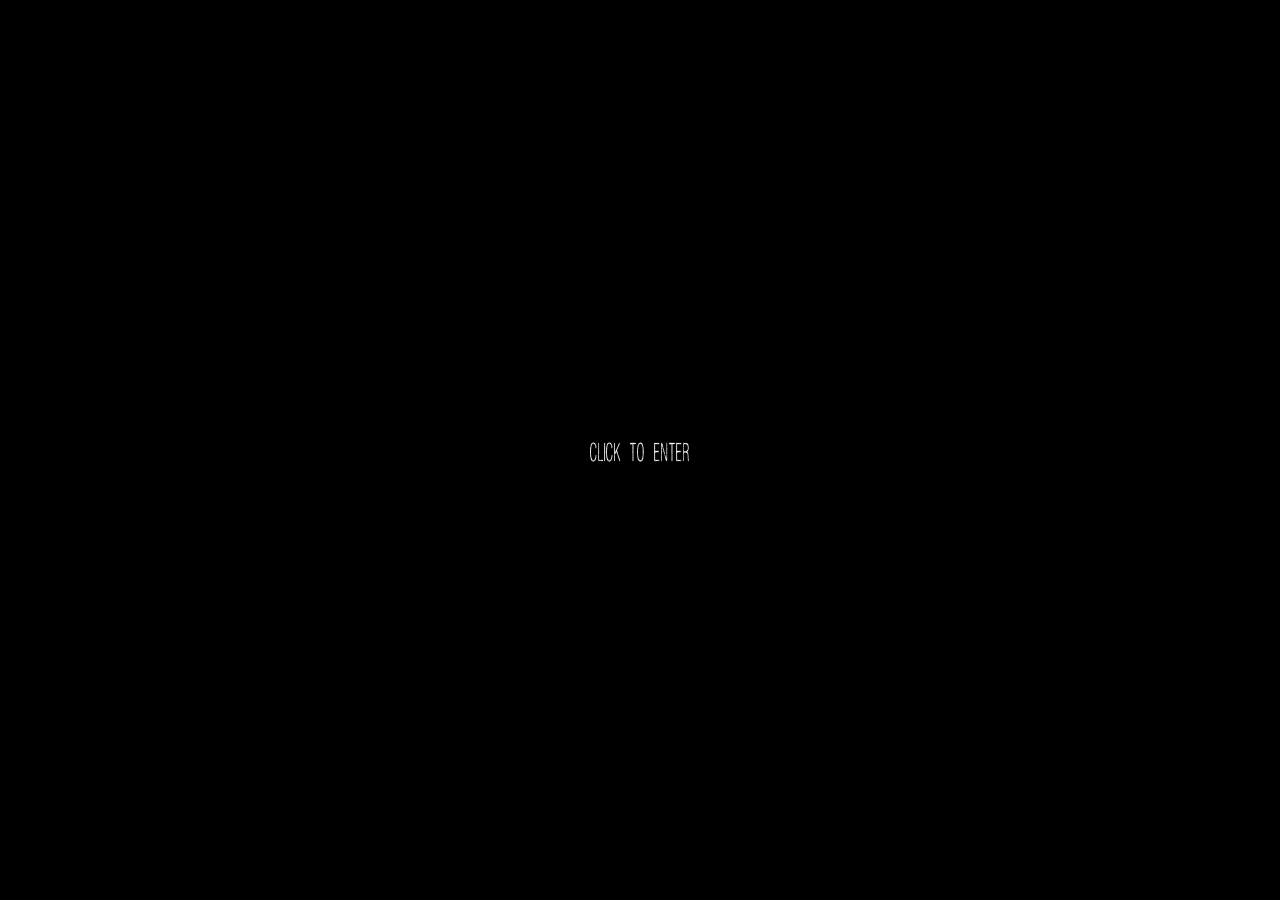
<file: index.html>
<!DOCTYPE html>
<html>
<head>
  <title>inthistown.unessay</title>
<link rel="stylesheet" href="style.css">

</head>



<body>

  <div id="startscreen">
  click to enter
</div>
<div class="fog"></div>

<div class="main-title">
  Silent Hill: Unessay Edition
</div>

   <!-- TOP -->
  <a href="page1.html" class="btn" style="top: 20px; left: 50%; transform: translateX(-50%);">
    Background Info
  </a>

  <!-- LEFT SIDE -->
  <a href="page2.html" class="btn" style="top: 20%; left: 260px;">
    Sources
  </a>

  <a href="page5.html" class="btn" style="top: 55%; left: 155px;">
    Conclusion
  </a>

  <!-- RIGHT SIDE -->
  <a href="page3.html" class="btn" style="top: 30%; right: 20px;">
    Centrelia
  </a>

  <a href="page4.html" class="btn" style="top: 70%; right: 20px;">
    Forest Fires
  </a>

  <!-- BOTTOM -->
  <a href="page6.html" class="btn" style="bottom: 20px; left: 30%;">
    Western Conception
  </a>

  <a href="page7.html" class="btn" style="bottom: 20px; right: 30%;">
    Unnatural Disasters
  </a>

  <audio id="music" loop>
  <source src="music/over.mp3" autoplay type="audio/mpeg">
</audio>

<script>
const startScreen = document.getElementById("startscreen");
const music = document.getElementById("music");

/* CHECK IF USER ALREADY ENTERED */
if (sessionStorage.getItem("entered") === "yes") {
  startScreen.style.display = "none";
}

/* CLICK TO ENTER */
startScreen.onclick = function() {
  music.play();

  startScreen.style.display = "none";

  /* SAVE THAT USER ENTERED */
  sessionStorage.setItem("entered", "yes");
};
</script>





</body>
</html>
</file>
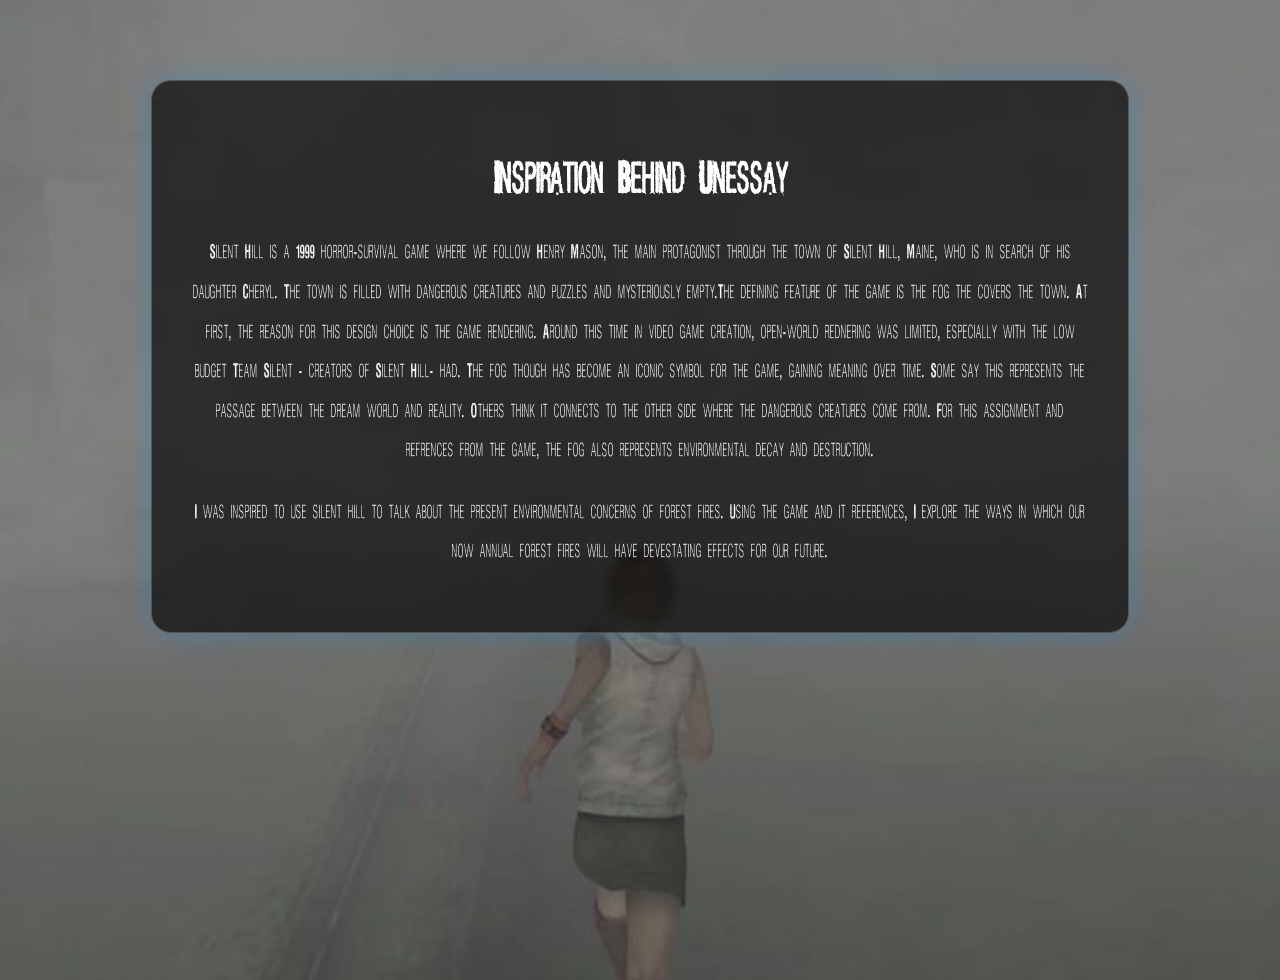
<file: page1.html>
<!DOCTYPE html>
<html>
<head>
  <title>Background Info</title>
<link rel="stylesheet" href="style2.css">
</head>

<body>

<div class="textbox">

<h1 style="text-align: center;">Inspiration Behind Unessay</h1>
<p style="text-align: center;">Silent Hill is a 1999 horror-survival game where we follow Henry Mason, the main protagonist through the town of Silent Hill, Maine, who is in search of his daughter Cheryl. The town is filled with dangerous creatures and puzzles and mysteriously empty.The defining feature of the game is the fog the covers the town. At first, the reason for this design choice is the game rendering. Around this time in video game creation, open-world rednering was limited, especially with the low budget Team Silent - creators of Silent Hill- had. The fog though has become an iconic symbol for the game, gaining meaning over time. Some say this represents the passage between the dream world and reality. Others think it connects to the other side where the dangerous creatures come from. For this assignment and refrences from the game, the fog also represents environmental decay and destruction.</p>

<p style="text-align: center;"> I was inspired to use silent hill to talk about the present environmental concerns of forest fires. Using the game and it references, I explore the ways in which our now annual forest fires will have devestating effects for our future. 


</div>

</body>
</html>
</file>
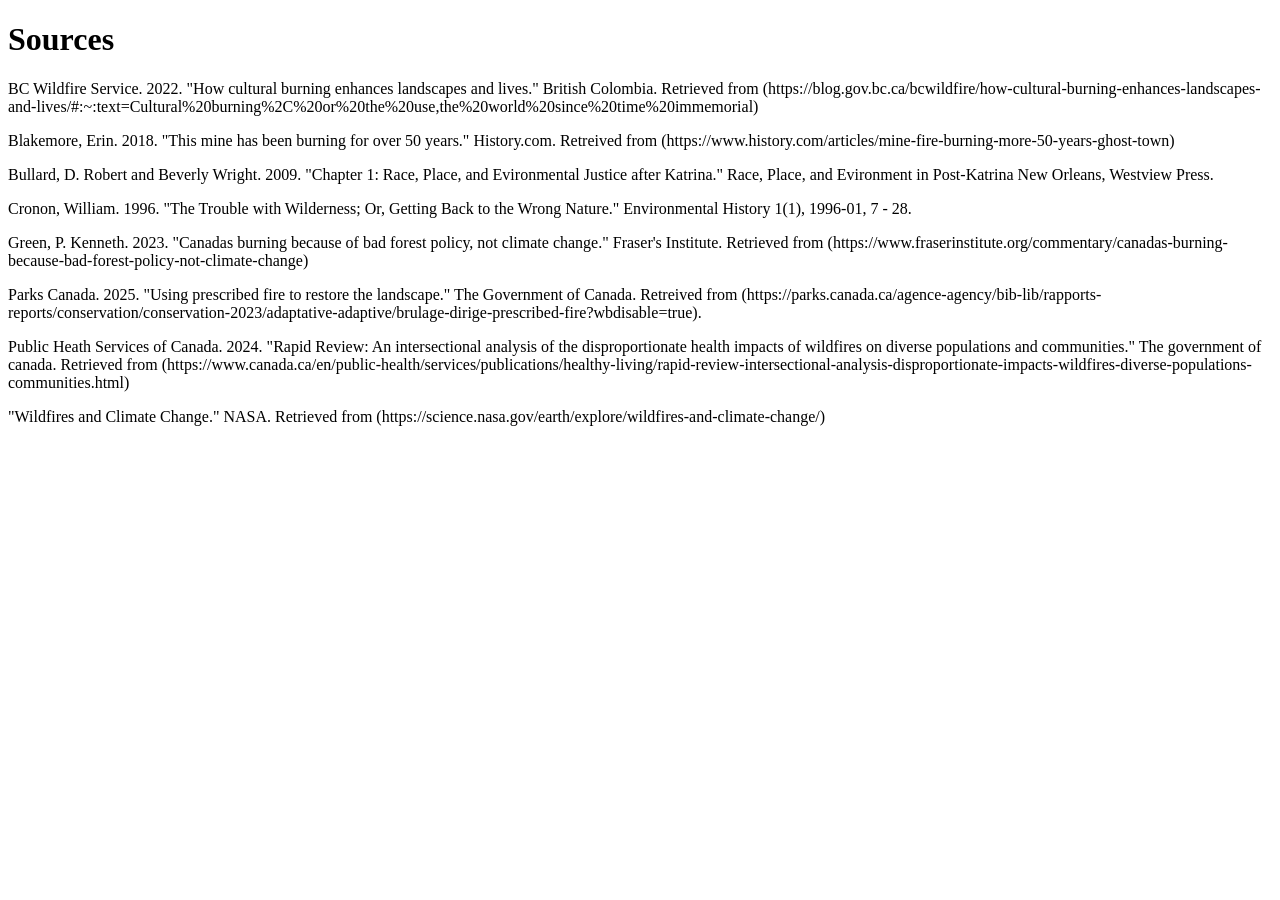
<file: page2.html>
<!DOCTYPE html>
<html lang="en">
<head>
  <meta charset="UTF-8">
  <meta name="viewport" content="width=device-width, initial-scale=1.0">
  <title>Sources</title>
</head>

<body>

  <h1>Sources</h1>


 <p>
    BC Wildfire Service. 2022. "How cultural burning enhances landscapes and lives." British Colombia. Retrieved from (https://blog.gov.bc.ca/bcwildfire/how-cultural-burning-enhances-landscapes-and-lives/#:~:text=Cultural%20burning%2C%20or%20the%20use,the%20world%20since%20time%20immemorial) 
  </p>

  <p>
   Blakemore, Erin. 2018. "This mine has been burning for over 50 years." History.com. Retreived from (https://www.history.com/articles/mine-fire-burning-more-50-years-ghost-town)
  </p>

  <p>
   Bullard, D. Robert and Beverly Wright. 2009. "Chapter 1: Race, Place, and Evironmental Justice after Katrina." Race, Place, and Evironment in Post-Katrina New Orleans, Westview Press. 
  </p>

  <p>
   Cronon, William. 1996. "The Trouble with Wilderness; Or, Getting Back to the Wrong Nature." Environmental History 1(1), 1996-01, 7 - 28.
  </p>

  <p>
   Green, P. Kenneth. 2023. "Canadas burning because of bad forest policy, not climate change." Fraser's Institute. Retrieved from (https://www.fraserinstitute.org/commentary/canadas-burning-because-bad-forest-policy-not-climate-change)
  </p>

  <p>
  Parks Canada. 2025. "Using prescribed fire to restore the landscape." The Government of Canada. Retreived from (https://parks.canada.ca/agence-agency/bib-lib/rapports-reports/conservation/conservation-2023/adaptative-adaptive/brulage-dirige-prescribed-fire?wbdisable=true).
  </p>
  <p>
    Public Heath Services of Canada. 2024. "Rapid Review: An intersectional analysis of the disproportionate health impacts of wildfires on diverse populations and communities." The government of canada. Retrieved from (https://www.canada.ca/en/public-health/services/publications/healthy-living/rapid-review-intersectional-analysis-disproportionate-impacts-wildfires-diverse-populations-communities.html)
  </p>

  <p>
    "Wildfires and Climate Change." NASA. Retrieved from (https://science.nasa.gov/earth/explore/wildfires-and-climate-change/)
  </p>

</body>
</html>
</file>
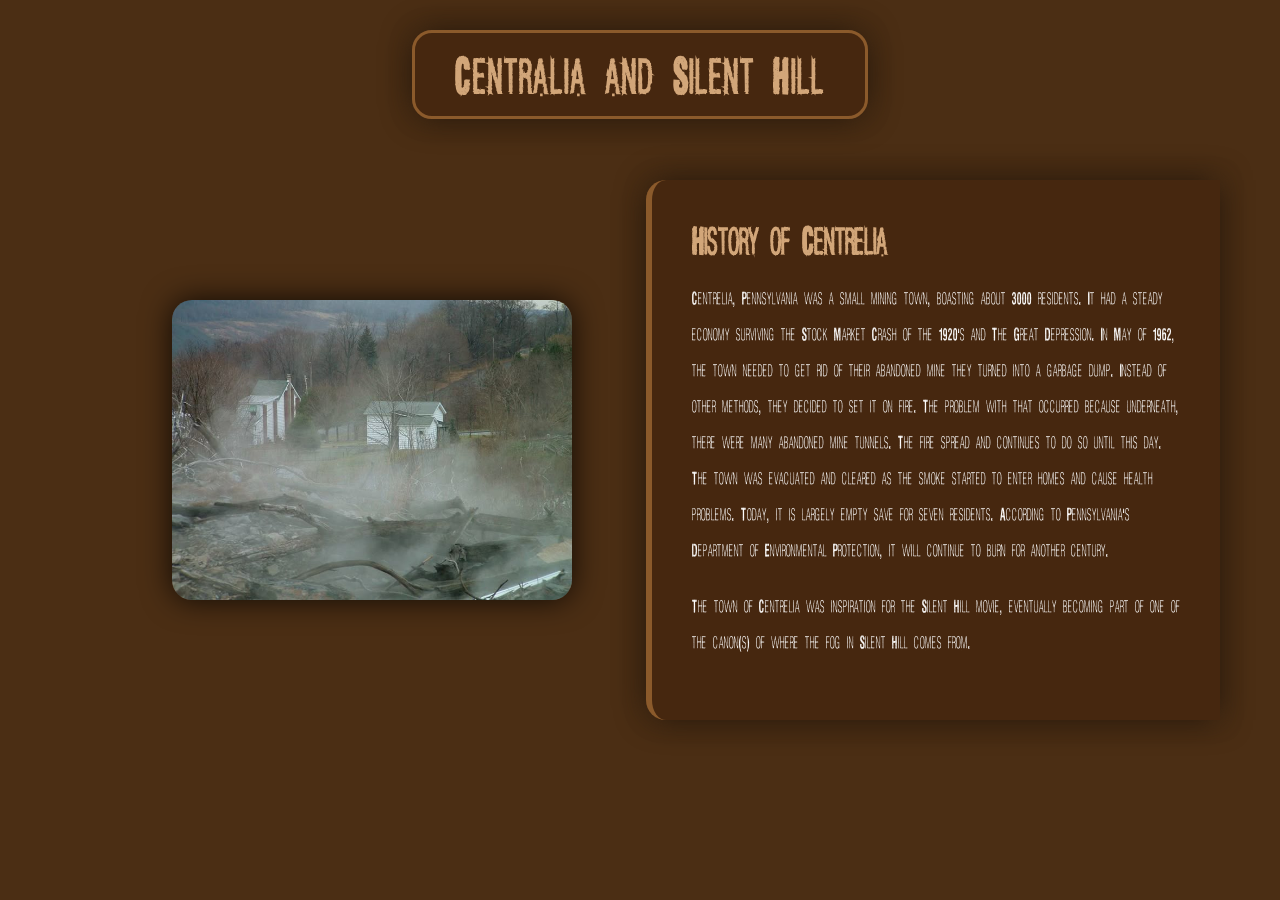
<file: page3.html>
<!DOCTYPE html>
<html>
<head>
  <title>Centrelia</title>
  <link rel="stylesheet" href="style3.css">
</head>

<body>

<div class="title-box">
  <h1>Centralia and Silent Hill</h1>
</div>

  <div class="image-side">
    <img src="img/centralia.jpeg">
  </div>

<div class="textbox">
  <h2>History of Centrelia</h2>


  <p>
    Centrelia, Pennsylvania was a small mining town, boasting about
    3000 residents. It had a steady economy surviving the Stock Market
    Crash of the 1920's and The Great Depression.

    In May of 1962, the town needed to get rid of their abandoned mine
    they turned into a garbage dump. Instead of other methods, they
    decided to set it on fire.

    The problem with that occurred because underneath, there were many
    abandoned mine tunnels. The fire spread and continues to do so
    until this day.

    The town was evacuated and cleared as the smoke started to enter
    homes and cause health problems. Today, it is largely empty save
    for seven residents.

    According to Pennsylvania's Department of Environmental Protection,
    it will continue to burn for another century.
</p>
    
<p>
    The town of Centrelia was inspiration for the Silent Hill movie, eventually becoming part of
    one of the canon(s) of where the fog in Silent Hill comes from. 
  </p>
</div>

</body>
</html>
</file>
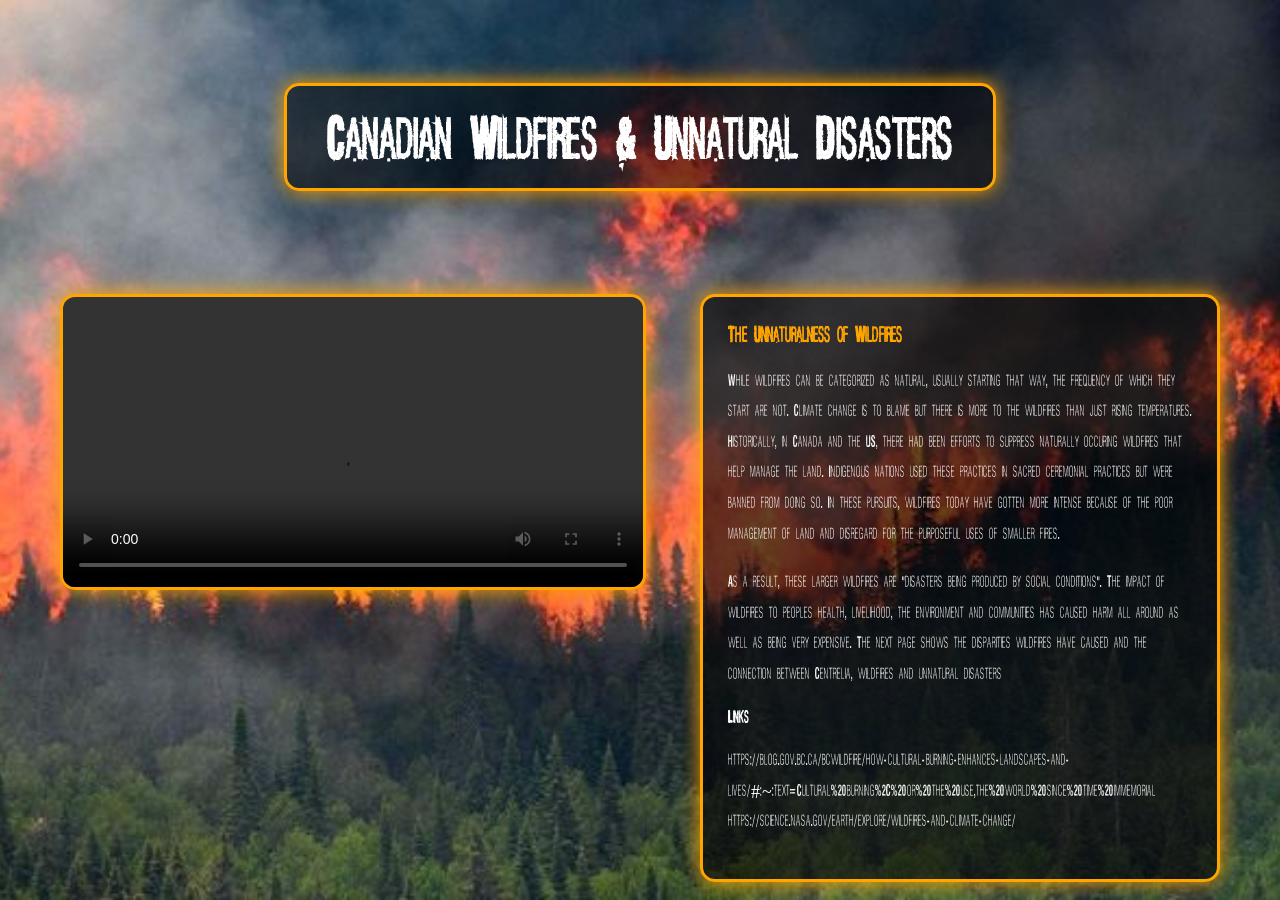
<file: page4.html>
<!DOCTYPE html>
<html lang="en">
<head>
  <meta charset="UTF-8">
  <meta name="viewport" content="width=device-width, initial-scale=1.0">
  <title>Canadian Wildfires</title>
  <link rel="stylesheet" href="style4.css">
</head>

<body>

  <!-- Main Title -->
  <header class="title-box">
    <h1>Canadian Wildfires & Unnatural Disasters</h1>
  </header>

  <!-- Main Content -->
  <div class="container">

    <!-- Video Section -->
    <div class="video-box">
      <video controls>
        <source src="videos/wildfires.mp4" type="video/mp4">
        Your browser does not support the video tag.
      </video>
    </div>

    <!-- Text Section -->
    <div class="text-box">
      <h2>The Unnaturalness of Wildfires</h2>

      <p>
        While wildfires can be categorized as natural, usually starting that way, the frequency
        of which they start are not. Climate change is to blame but there is more to 
        the wildfires than just rising temperatures. Historically, in Canada and the US, there had
        been efforts to suppress naturally occuring wildfires that help manage the land. 
        Indigenous nations used these practices in sacred ceremonial practices but were banned 
        from doing so. In these pursuits, wildfires today have gotten more intense because of the
        poor management of land and disregard for the purposeful uses of smaller fires. 
      </p>

      <p>
        As a result, these larger wildfires are "disasters being produced by social conditions". 
        The impact of wildfires to peoples health, livelihood, the environment and communities has
        caused harm all around as well as being very expensive. The next page shows the disparities
        wildfires have caused and the connection between Centrelia, wildfires and unnatural disasters
        
       <h3>Links</h3>
      <p> https://blog.gov.bc.ca/bcwildfire/how-cultural-burning-enhances-landscapes-and-lives/#:~:text=Cultural%20burning%2C%20or%20the%20use,the%20world%20since%20time%20immemorial
https://science.nasa.gov/earth/explore/wildfires-and-climate-change/ </p>
      </p>
    </div>

  </div>

</body>
</html>
</file>
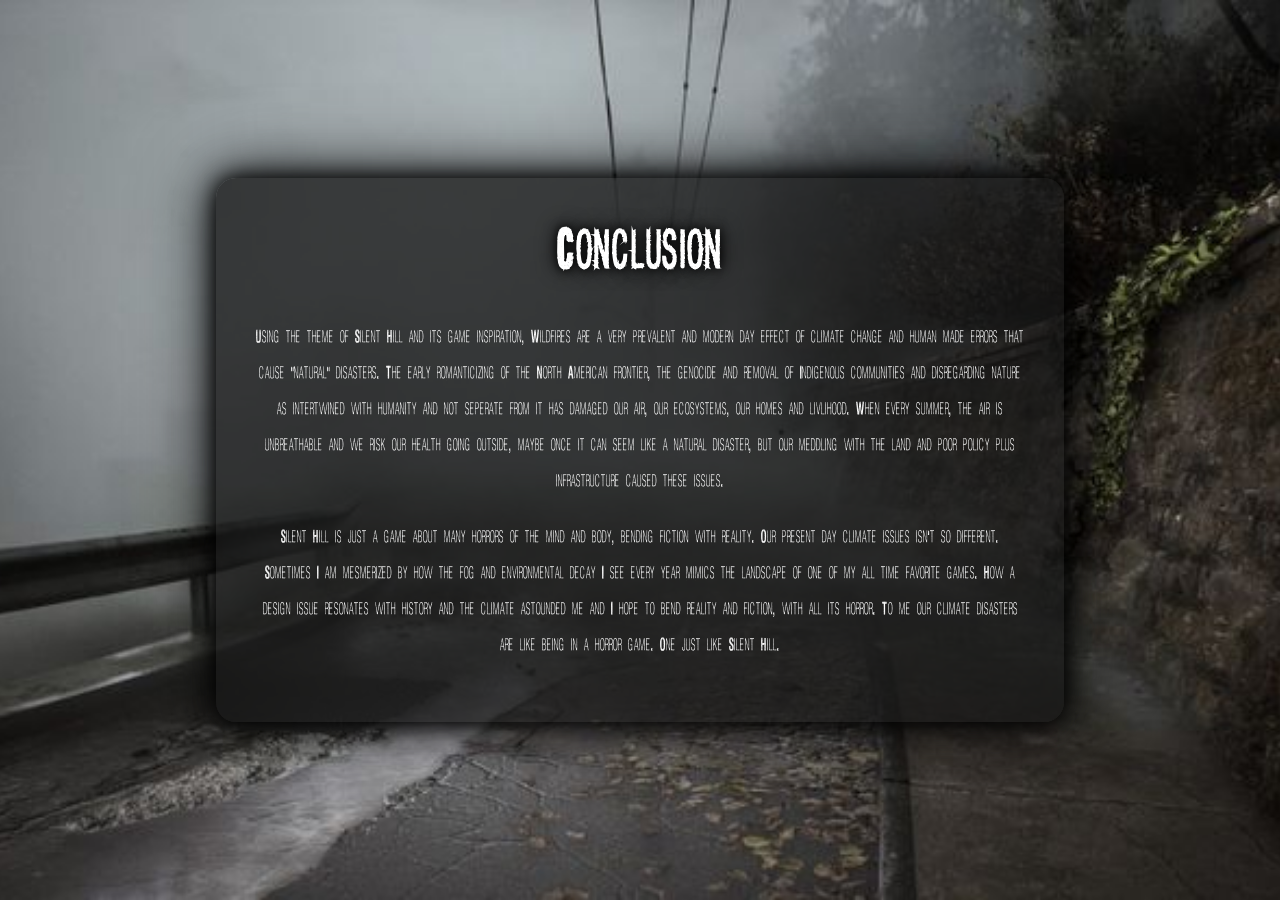
<file: page5.html>
<!DOCTYPE html>
<html lang="en">
<head>
  <meta charset="UTF-8">
  <meta name="viewport" content="width=device-width, initial-scale=1.0">
  <title>Conclusion</title>
  <link rel="stylesheet" href="style5.css">
</head>

<body>

  <div class="container">

    <div class="text-box">

      <h1>Conclusion</h1>

      <p>
        Using the theme of Silent Hill and its game inspiration, Wildfires are a very prevalent and modern day effect of climate change and human made errors that cause "natural" disasters. The early romanticizing of the North American frontier, the genocide and removal of Indigenous communities and disregarding nature as intertwined with humanity and not seperate from it has damaged our air, our ecosystems, our homes and livlihood. When every summer, the air is unbreathable and we risk our health going outside, maybe once it can seem like a natural disaster, but our meddling with the land and poor policy plus infrastructure caused these issues. 
      </p>

      <p>
        Silent Hill is just a game about many horrors of the mind and body, bending fiction with reality. Our present day climate issues isn't so different. Sometimes I am mesmerized by how the fog and environmental decay I see every year mimics the landscape of one of my all time favorite games. How a design issue resonates with history and the climate astounded me and I hope to bend reality and fiction, with all its horror. To me our climate disasters are like being in a horror game. One just like Silent Hill. 
      </p>

    </div>

  </div>

</body>
</html>
</file>
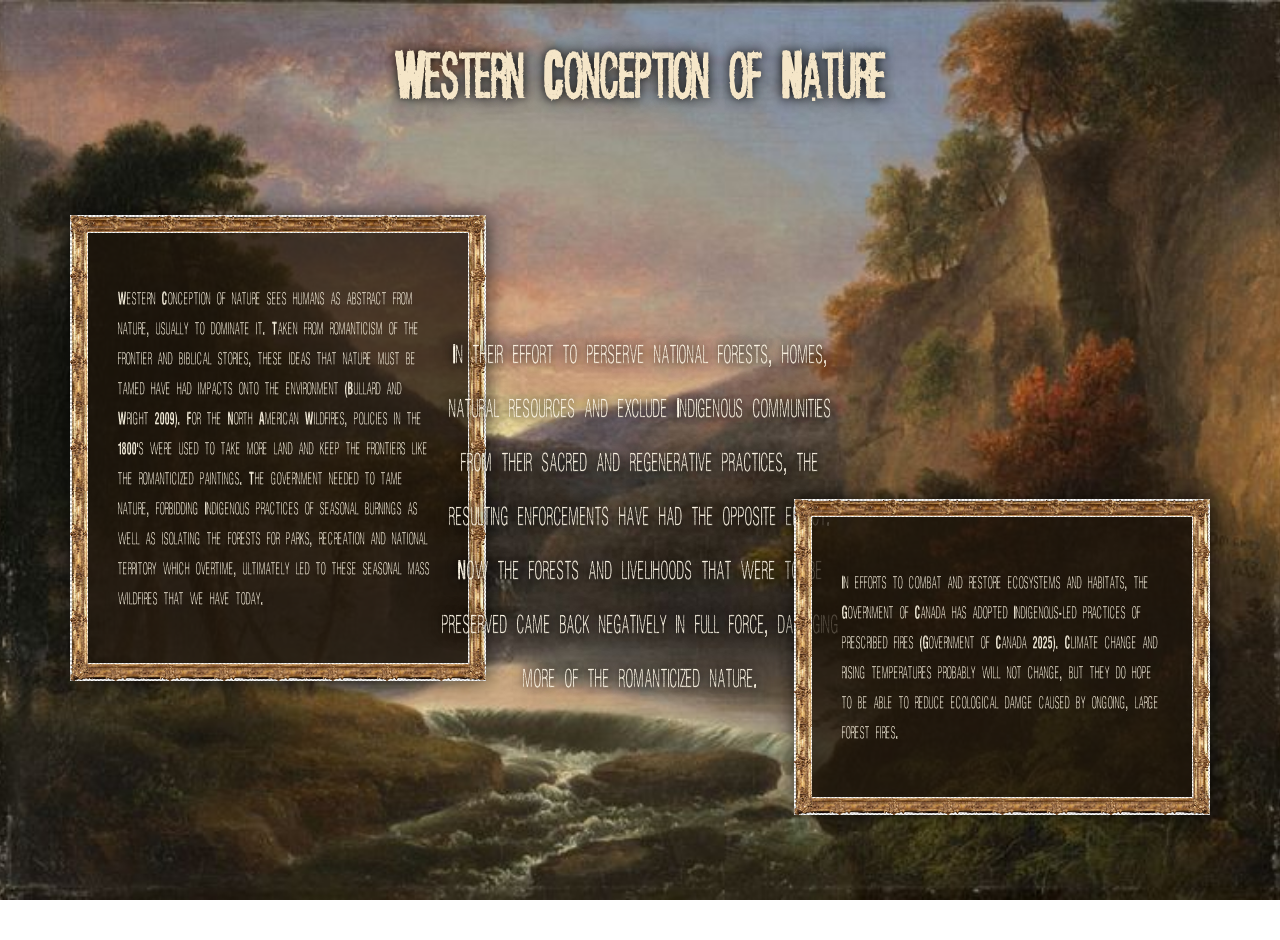
<file: page6.html>
<!DOCTYPE html>
<html lang="en">
<head>
  <meta charset="UTF-8">
  <meta name="viewport" content="width=device-width, initial-scale=1.0">
  <title>Western Conception of Nature</title>
  <link rel="stylesheet" href="style6.css">
</head>

<body>

  <!-- TITLE -->
  <h1 class="main-title">Western Conception of Nature</h1>

  <!-- MAIN CONTENT -->
  <div class="content-area">

    <!-- TOP LEFT FRAME -->
    <div class="frame-box top-left">
      <p>
        Western Conception of nature sees humans as abstract from nature, usually to dominate it. 
        Taken from romanticism of the frontier and biblical stories, these ideas that nature must be tamed have had impacts onto the environment (Bullard and Wright 2009). For the North American Wildfires, policies in the 1800's were used to take more land and keep the frontiers like the romanticized paintings. The government needed to tame nature, forbidding Indigenous practices of seasonal burnings as well as isolating the forests for parks, recreation and national territory which overtime, ultimately led to these seasonal mass wildfires that we have today. 
      </p>
    </div>

    <!-- CENTER TEXT -->
    <div class="center-text">
      <p>
        In their effort to perserve national forests, homes, natural resources and exclude Indigenous communities from their sacred and regenerative practices, the resulting enforcements have had the opposite effect. Now the forests and livelihoods that were to be preserved came back negatively in full force, damaging more of the romanticized nature. 
      </p>
    </div>

    <!-- BOTTOM RIGHT FRAME -->
    <div class="frame-box bottom-right">
      <p>
        In efforts to combat and restore ecosystems and habitats, the Government of Canada has adopted Indigenous-led practices of prescribed fires (Government of Canada 2025). Climate change and rising temperatures probably will not change, but they do hope to be able to reduce ecological damge caused by ongoing, large forest fires.
      </p>
    </div>

  </div>

</body>
</html>
</file>
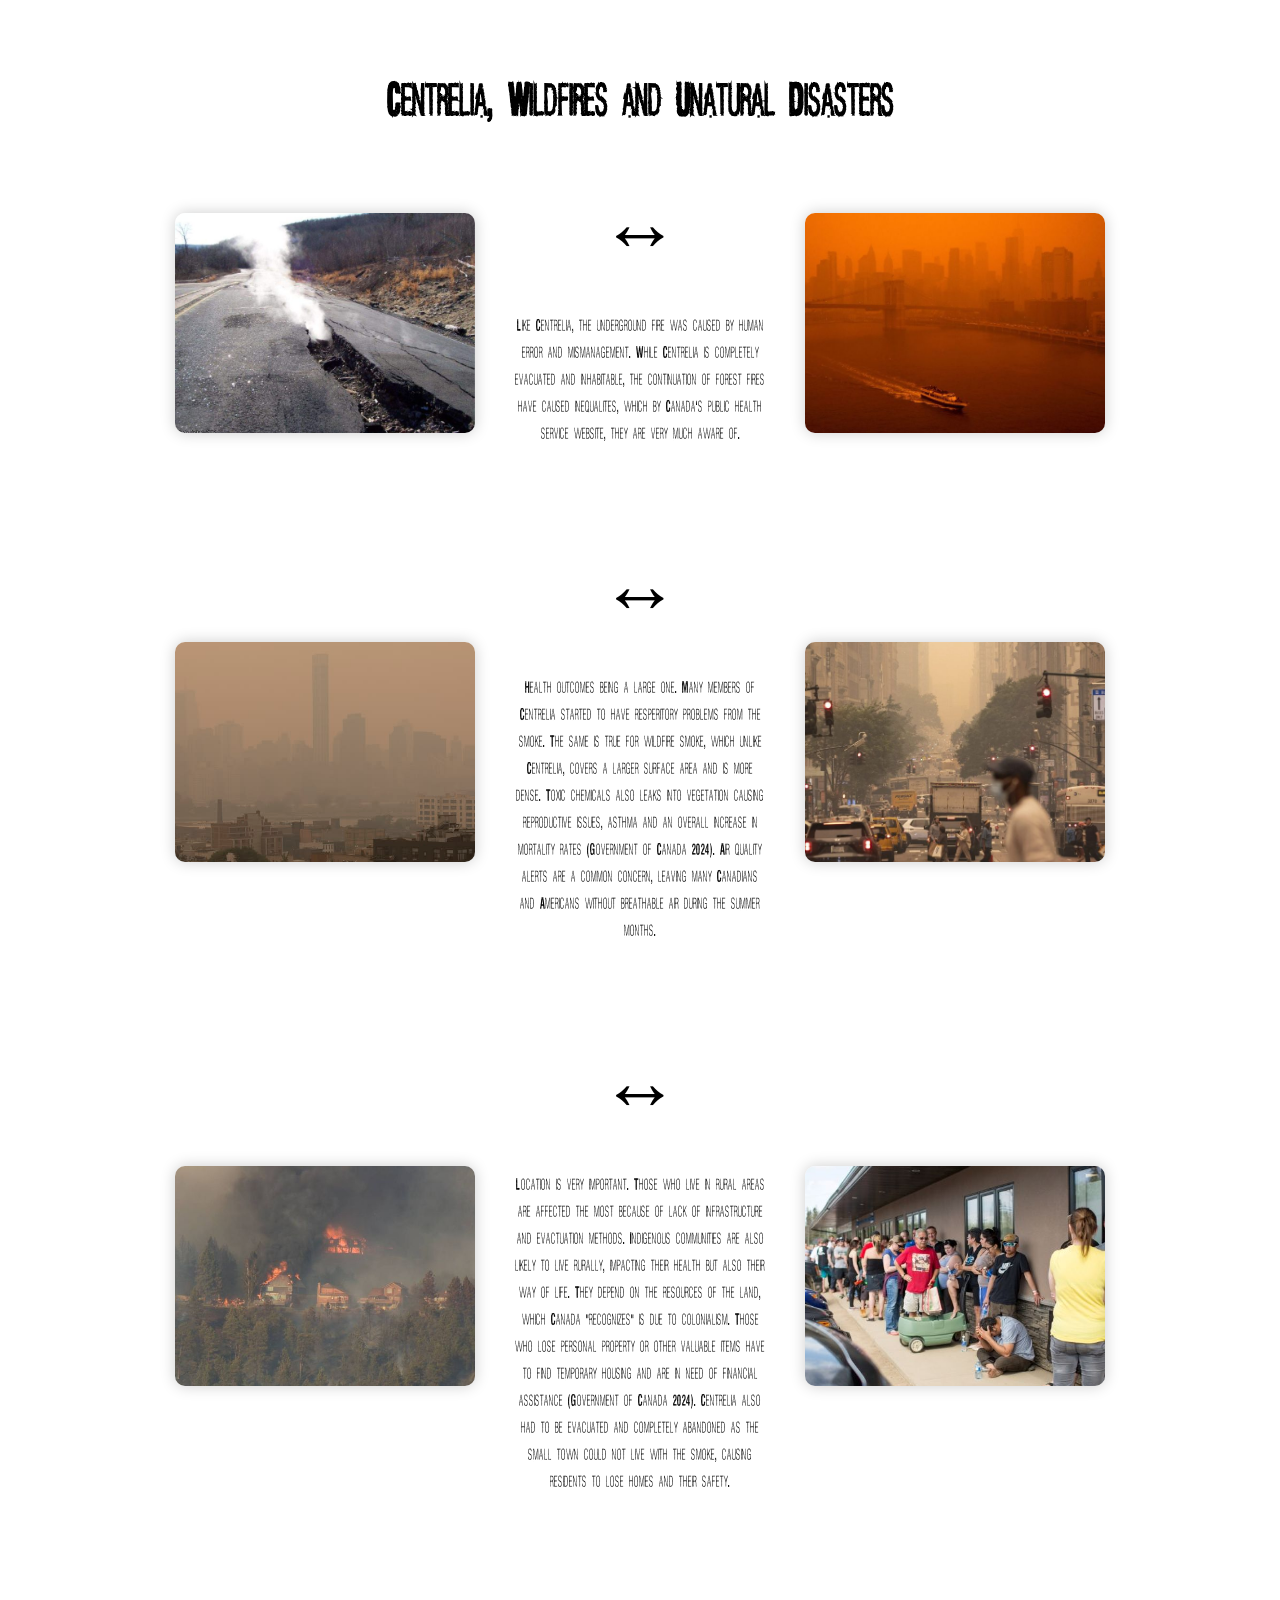
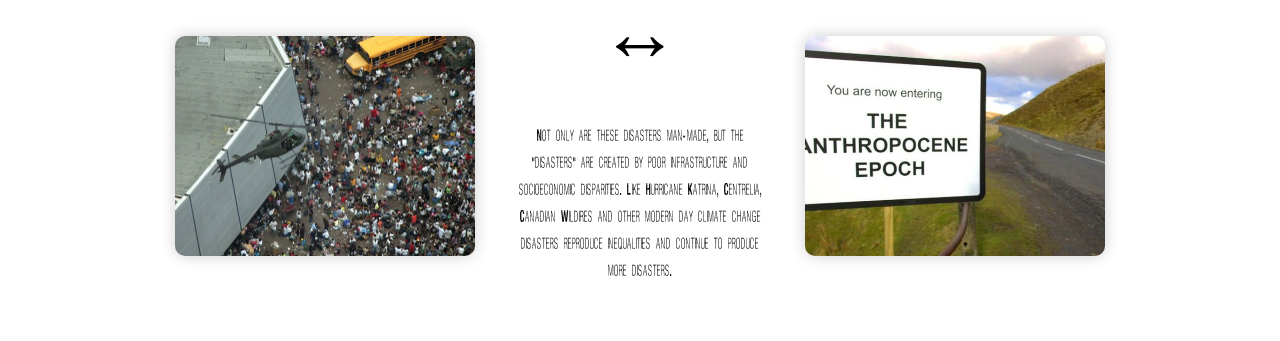
<file: page7.html>
<!DOCTYPE html>
<html lang="en">
<head>
  <meta charset="UTF-8">
  <meta name="viewport" content="width=device-width, initial-scale=1.0">
  <title>Connections Page</title>
  <link rel="stylesheet" href="style7.css">
</head>

<body>

  <h1 class="title">Centrelia, Wildfires and Unatural Disasters </h1>

  <div class="connections-container">

    <!-- ROW 1 -->
    <div class="connection-row">

      <img src="img/cpa.jpeg" class="side-image">

      <div class="middle-section">
        <div class="arrow">↔</div>
        <p class="connection-text">
          Like Centrelia, the underground fire was caused by human error and mismanagement.
          While Centrelia is completely evacuated and inhabitable, the continuation of forest fires
          have caused inequalites, which by Canada's public health service website, they are very
          much aware of. 
        </p>
      </div>

      <img src="img/smokenyc.jpeg" class="side-image">

    </div>

    <!-- ROW 2 -->
    <div class="connection-row">

      <img src="img/airquality.jpeg" class="side-image">

      <div class="middle-section">
        <div class="arrow">↔</div>
        <p class="connection-text">
          Health outcomes being a large one. Many members of Centrelia started to have resperitory
          problems from the smoke. The same is true for wildfire smoke, which unlike Centrelia,
          covers a larger surface area and is more dense. Toxic chemicals also leaks into 
          vegetation causing reproductive issues, asthma and an overall increase in mortality rates
          (Government of Canada 2024). Air quality alerts are a common concern, leaving many Canadians and Americans without breathable air during the summer months. 
        </p>
      </div>

      <img src="img/mask.jpeg" class="side-image">

    </div>

    <!-- ROW 3 -->
    <div class="connection-row">

      <img src="img/houses.jpeg" class="side-image">

      <div class="middle-section">
        <div class="arrow">↔</div>
        <p class="connection-text">
          Location is very important. Those who live in rural areas are affected the most because 
          of lack of infrastructure and evactuation methods. Indigenous communities are also likely
          to live rurally, impacting their health but also their way of life. They depend on the
          resources of the land, which Canada "recognizes" is due to colonialism. Those who lose 
          personal property or other valuable items have to find temporary housing and are in 
          need of financial assistance (Government of Canada 2024). Centrelia also had to be
          evacuated and completely abandoned as the small town could not live with the smoke, 
          causing residents to lose homes and their safety. 
        </p>
      </div>

      <img src="img/evac.jpeg" class="side-image">

    </div>

    <!-- ROW 4 -->
    <div class="connection-row">

      <img src="img/katrina.jpeg" class="side-image">

      <div class="middle-section">
        <div class="arrow">↔</div>
        <p class="connection-text">
          Not only are these disasters man-made, but the "disasters" are created by poor infrastructure and socioeconomic disparities. Like Hurricane Katrina, Centrelia, Canadian Wildires
and other modern day climate change disasters reproduce inequalities and continue to produce more 
disasters. 
        </p>
      </div>

      <img src="img/anthro.jpeg" class="side-image">

    </div>

  </div>

</body>
</html>
</file>
<file: style.css>
@font-face {
  font-family: "myfont";
  src: url("font/myfont.ttf");
}

#startscreen {
  position: fixed;
  inset: 0;

  display: flex;
  justify-content: center;
  align-items: center;

  background: black;
  color: white;

  font-size: 30px;
  font-family: "myfont";
  cursor: url("img/sword.cur"), auto;
  z-index: 9999;
}
/* CURSOR */
* {
  cursor: url("img/sword.cur"), auto;
}


    body {

      margin: 0;
      height: 100vh;
      overflow: hidden;
      font-family: "myfont";   

     background-image: url("img/Slient Hill.jpeg");
     background-size: cover;
     background-repeat: no-repeat;
     background-position: center;
     background-attachment: fixed;
    }

 /* BUTTON STYLE */
    .btn {
       position: absolute;
       transform: translate(-50%, -50%);
       padding: 10px 18px;

  /* base color */
      background: rgba(120, 180, 255, 0.25);

      color: #dbe9ff;
      text-decoration: none;
      font-size: 13px;
      Font-family: "myfont";
      letter-spacing: 1px;

      border-radius: 20px;
        /* soft glow */
      box-shadow:
      0 0 8px rgba(0,150,255,0.6),
     inset 0 0 6px rgba(255,255,255,0.2);

  /* slightly “dirty” edge */
  border: 1px solid rgba(200,220,255,0.3);

  backdrop-filter: blur(4px);

  transition: all 0.2s ease;
    }

 .btn:hover {
      background: rgba(0, 120, 255, 0.5);

  box-shadow:
    0 0 15px rgba(0,200,255,0.9),
    0 0 30px rgba(0,100,255,0.5),
    inset 0 0 10px rgba(255,255,255,0.3);

  transform: translate(-50%, -50%) scale(1.05);
    }
.btn:nth-child(odd) {
  transform: translate(-50%, -50%) rotate(-2deg);
}

.btn:nth-child(even) {
  transform: translate(-50%, -50%) rotate(2deg);
}

    img {
      width: 600vw;
      height: 1000vh;
      object-fit: cover;
      display: block;
    }

    a {
      display: inline-block;
      margin: 20px;
      text-decoration: none;
      color: black;
    }
/* FOG ANIMATION */
.fog {
  position: fixed;
  top: 0;
  left: 0;

  width: 200%;
  height: 100%;

  background-image: url("img/fog.png");
  background-repeat: repeat-x;
  background-size: cover;

  opacity: 1.0;

  pointer-events: none;
  inset: 0;

  z-index: 1;

  animation: fogMove 60s linear infinite;
}
/* MOVES FOG */
@keyframes fogMove {
  from {
    transform: translateX(0);
  }

  to {
    transform: translateX(-50%);
  }
}

/* CENTER TITLE */
.main-title {
  position: absolute;

  top: 50%;
  left: 50%;

  transform: translate(-50%, -50%);

  font-family: "myfont";
  font-size: 70px;

  color: #8b0000;

  text-align: center;

  letter-spacing: 3px;

  /* BLACK OUTLINE */
  -webkit-text-stroke: 2px black;

  text-shadow:
    0 0 10px rgba(255,0,0,0.7),
    0 0 20px rgba(120,0,0,0.9),
    0 0 40px black;

  z-index: 2;
}
</file>
<file: style2.css>
@font-face {
  font-family: "myfont";
  src: url("font/myfont.ttf");
}

* {
cursor: url("img/sword.cur"), auto;
}

body {
   margin: 0;
   height: 100vh;
   overflow: hidden;
   font-family: "myfont";


   background-image: url("img/sh3.jpeg");
   background-size: cover;
   background-repeat: no-repeat;
   background-position: center;
   background-attachment: fixed;
}

.textbox {
  width: 70%;
  max-width: 900px;

  margin: 80px auto;

  padding: 40px;

  background: rgba(0, 0, 0, 0.65);

  border: 1px solid rgba(255,255,255,0.2);

  border-radius: 20px;

  color: white;

  text-align: center;

  backdrop-filter: blur(4px);

  box-shadow:
    0 0 25px rgba(0,150,255,0.3);
}

.textbox p {
  font-size: 22px;
  line-height: 1.8;
}

.textbox h1 {
  font-size: 48px;
}
</file>
<file: style3.css>
@font-face {
  font-family: "myfont";
  src: url("font/myfont.ttf");
}

* {
cursor: url("img/sword.cur"), auto;
}

body {
  margin: 0;
  height: 100vh;
  overflow: hidden;
  font-family: "myfont";

   background: #4b2e14;

  color: white;


  display: flex;
  justify-content: flex-end;   /* moves box to the right */
  align-items: center;         /* vertical center */
  padding-right: 60px;
}

.image-side {
  width: 45%;

  display: flex;

  justify-content: center;
}

.image-side img {
  width: 100%;

  max-width: 400px;

  border-radius: 20px;

  box-shadow:
    0 0 30px rgba(0,0,0,0.8);

  object-fit: cover;
}

/* Right-side text panel */
.textbox {
  width: 40%;
  max-width: 650px;

  padding: 40px;

  background: rgba(70, 40, 15, 0.95);

  border-left: 6px solid #8b5a2b;

  border-radius: 20px 0 0 20px;

  color: white;

  box-shadow:
    0 0 30px rgba(0, 0, 0, 0.8),
    0 0 20px rgba(139, 90, 43, 0.5);

  text-align: left;
}

/* Heading */
.textbox h2 {
  font-size: 42px;
  margin-top: 0;
  margin-bottom: 20px;

  color: #d2a679;
}

/* Paragraph text */
.textbox p {
  font-size: 20px;
  line-height: 1.8;

  color: white;
}

/* TITLE BOX */
.title-box {
  position: absolute;

  top: 30px;
  left: 50%;

  transform: translateX(-50%);

  padding: 15px 40px;

  background: rgba(70, 40, 15, 0.95);

  border: 3px solid #8b5a2b;

  border-radius: 20px;

  box-shadow:
    0 0 30px rgba(0,0,0,0.8),
    0 0 20px rgba(139, 90, 43, 0.5);

  z-index: 10;
}

/* TITLE TEXT */
.title-box h1 {
  margin: 0;

  font-size: 55px;

  color: #d2a679;

  letter-spacing: 2px;
}
</file>
<file: style4.css>
@font-face {
  font-family: "myfont";
  src: url("font/myfont.ttf");
}

* {
cursor: url("img/sword.cur"), auto;
}

/* Background Image */
body {
  margin: 0;
  padding: 0;
  font-family: "myfont";

  background-image: url("img/wildfire.jpeg");
  background-size: cover;
  background-position: center;
  background-repeat: no-repeat;
  background-attachment: fixed;

  height: 100vh;
  color: white;
}

/* Space at top + title styling */
.title-box {
  text-align: center;
  padding-top: 40px;
  margin-bottom: 60px;
}

.title-box h1 {
  display: inline-block;

  font-size: 64px;
  padding: 20px 40px;

  border: 3px solid orange;
  border-radius: 15px;

  background-color: rgba(0, 0, 0, 0.5);

  box-shadow: 0 0 20px orange;
}

/* Main layout */
.container {
  display: flex;
  justify-content: space-between;
  align-items: flex-start;

  padding: 0 60px;
  gap: 40px;
}

/* Video section */
.video-box {
  width: 50%;
}

.video-box video {
  width: 100%;

  border: 3px solid orange;
  border-radius: 15px;

  box-shadow: 0 0 20px orange;
}

/* Text section */
.text-box {
  width: 40%;

  padding: 25px;

  background-color: rgba(0, 0, 0, 0.6);

  border: 3px solid orange;
  border-radius: 15px;

  box-shadow: 0 0 20px orange;
}

.text-box h2 {
  margin-top: 0;
  color: orange;
}

.text-box p {
  line-height: 1.7;
  font-size: 18px;
}
</file>
<file: style5.css>
@font-face {
  font-family: "myfont";
  src: url("font/myfont.ttf");
}


* {
  cursor: url("img/sword.cur"), auto;
}


/* PAGE */
body {
  margin: 0;
  padding: 0;

  min-height: 100vh;

  display: flex;
  justify-content: center;
  align-items: center;

  font-family: "myfont";

  /* BACKGROUND IMAGE */
  background-image: url("img/remake.jpeg");
  background-size: cover;
  background-position: center;
  background-repeat: no-repeat;
  background-attachment: fixed;
}

/* CENTER CONTAINER */
.container {
  display: flex;
  justify-content: center;
  align-items: center;

  width: 100%;
}

/* TEXT BOX */
.text-box {
  width: 60%;
  max-width: 800px;

  padding: 40px;

  background: rgba(20, 20, 20, 0.75);

  border-radius: 20px;

  /* BLACK GLOW */
  box-shadow:
    0 0 20px rgba(0,0,0,0.9),
    0 0 40px rgba(0,0,0,0.8),
    0 0 80px rgba(0,0,0,0.7);

  color: white;

  text-align: center;
}

/* TITLE */
.text-box h1 {
  margin-top: 0;

  font-size: 60px;

  letter-spacing: 2px;

  text-shadow:
    0 0 10px black,
    0 0 20px black;
}

/* PARAGRAPHS */
.text-box p {
  font-size: 20px;

  line-height: 1.8;
}
</file>
<file: style6.css>
@font-face {
  font-family: "myfont";
  src: url("font/myfont.ttf");
}

* {
  cursor: url("img/sword.cur"), auto;
}

/* PAGE */
body {
  margin: 0;
  padding: 0;

  min-height: 100vh;

  font-family: "myfont";
  color: white;

  /* PAINTING BACKGROUND */
  background-image: url("img/painting.jpeg");
  background-size: cover;
  background-position: center;
  background-repeat: no-repeat;
  background-attachment: fixed;

  overflow: hidden;
}

/* TITLE */
.main-title {
  text-align: center;

  font-size: 70px;

  margin-top: 40px;

  color: #f5e6c8;

  text-shadow:
    0 0 10px rgba(0,0,0,0.8),
    0 0 20px rgba(0,0,0,0.5);
}

/* MAIN AREA */
.content-area {
  position: relative;

  width: 100%;
  height: 80vh;
}

/* FRAME BOXES */
.frame-box {
  position: absolute;

  width: 320px;
  padding: 30px;

  background: rgba(30, 20, 10, 0.75);

  color: #f8f1df;

  border: 18px solid transparent;

  /* FRAME IMAGE */
  border-image: url("img/frame1.png") 140 round;

  box-shadow:
    0 0 20px rgba(0,0,0,0.7);

  line-height: 1.5;

  font-size: 20px;
}

/* TOP LEFT */
.top-left {
  top: 60px;
  left: 70px;
}

/* BOTTOM RIGHT */
.bottom-right {
  bottom: 60px;
  right: 70px;
}

/* CENTER TEXT */
.center-text {
  position: absolute;

  top: 50%;
  left: 50%;

  transform: translate(-50%, -50%);

  width: 420px;

  text-align: center;

  font-size: 30px;
  line-height: 1.8;

  color: #fff8e8;

  text-shadow:
    0 0 10px rgba(0,0,0,0.9),
    0 0 20px rgba(0,0,0,0.6);
}
</file>
<file: style7.css>
@font-face {
  font-family: "myfont";
  src: url("font/myfont.ttf");
}

* {
cursor: url("img/sword.cur"), auto;
}

/* PAGE */
body {
  margin: 0;
  padding: 40px;

  background-color: white;

  font-family: "myfont";
}

/* TITLE */
.title {
  text-align: center;

  font-size: 50px;
  margin-bottom: 60px;

  color: black;
}

/* MAIN CONTAINER */
.connections-container {
  display: flex;
  flex-direction: column;

  gap: 80px;
}

/* EACH ROW */
.connection-row {
  display: flex;
  justify-content: center;
  align-items: center;

  gap: 40px;
}

/* IMAGES */
.side-image {
  width: 300px;
  height: 220px;

  object-fit: cover;

  border-radius: 10px;

  box-shadow: 0 0 15px rgba(0,0,0,0.2);
}

/* MIDDLE SECTION */
.middle-section {
  display: flex;
  flex-direction: column;
  align-items: center;

  width: 250px;
}

/* ARROW */
.arrow {
  font-size: 80px;
  color: black;

  margin-bottom: 15px;
}

/* TEXT */
.connection-text {
  text-align: center;

  font-size: 18px;
  line-height: 1.5;

  color: black;
}
</file>
